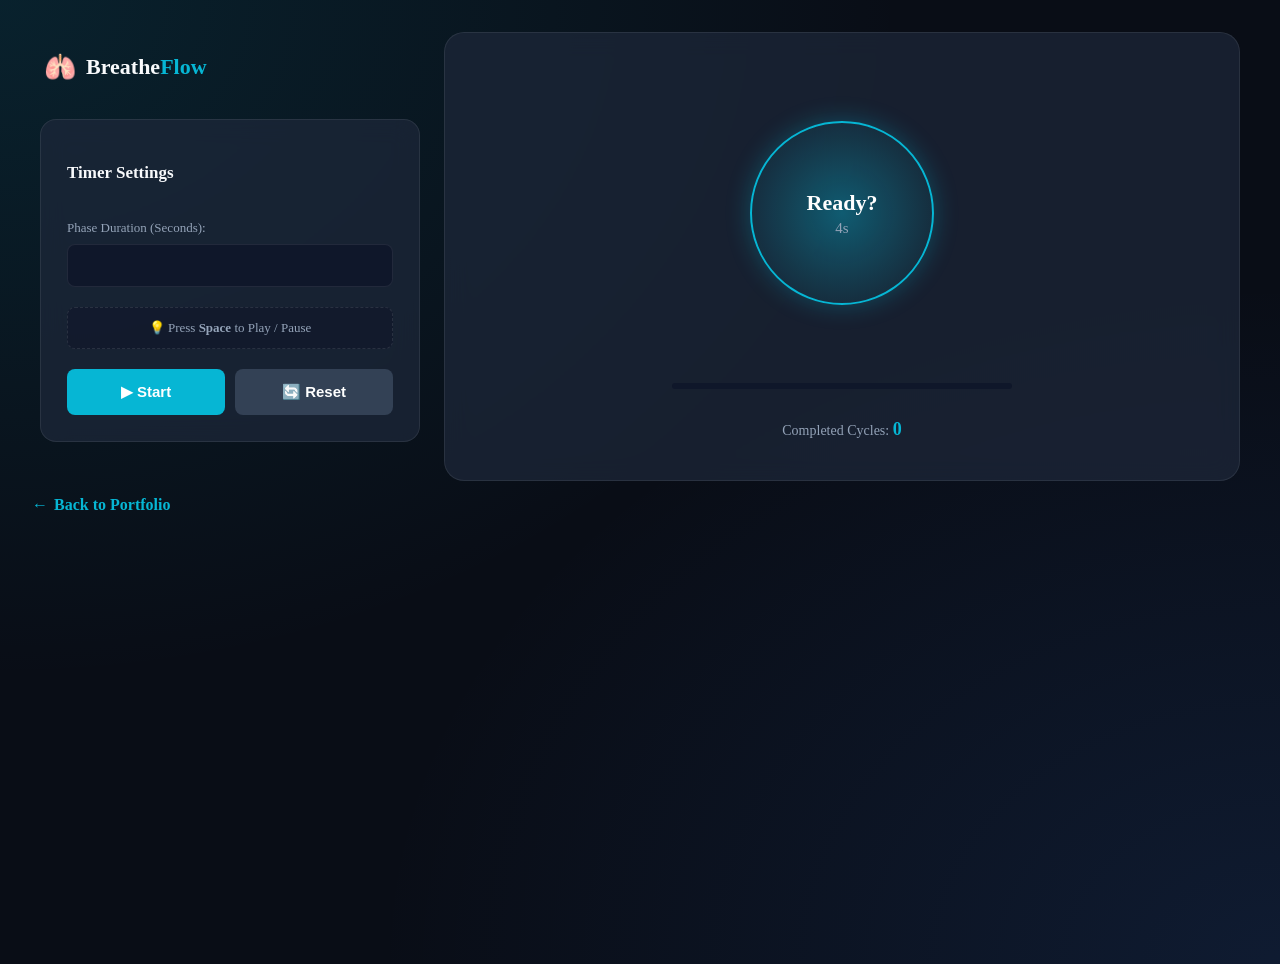
<file: index.html>
<!DOCTYPE html>
<html lang="en">
<head>
    <meta charset="UTF-8">
    <meta name="viewport" content="width=device-width, initial-scale=1.0">
    <title>Breathing Exercise Timer</title>
    <link href="https://fonts.googleapis.com/css2?family=Plus+Jakarta+Sans:wght@400;500;600;700&display=swap" rel="stylesheet">
    <link rel="stylesheet" href="breathing-timer.css">
</head>
<body>

    <div class="app-layout">
    
        <aside class="sidebar">
            <div class="brand">
                <span class="brand-icon">🫁</span>
                <h2>Breathe<span>Flow</span></h2>
            </div>

            <div class="form-card">
                <h3>Timer Settings</h3>
                
                <div class="input-group">
                    <label for="phaseDuration">Phase Duration (Seconds):</label>
                    <input type="number" id="phaseDuration"  min="2" max="10">
                </div>

                <div class="shortcut-hint">
                    <span>💡 Press <strong>Space</strong> to Play / Pause</span>
                </div>

                <div class="form-actions">
                    <button id="startBtn" class="btn-primary">▶ Start</button>
                    <button id="resetBtn" class="btn-secondary">🔄 Reset</button>
                </div>
            </div>
        </aside>

        <main class="main-content">
            <div class="timer-card">
                <div class="circle-container">
                    <div id="breathCircle" class="breath-circle">
                        <span id="phaseText">Ready?</span>
                        <span id="timerCountdown">4s</span>
                    </div>
                </div>

                <div class="progress-bar-container">
                    <div id="progressBar" class="progress-bar"></div>
                </div>

                <div class="cycle-stats">
                    Completed Cycles: <strong id="cycleCount">0</strong>
                </div>
            </div>
        </main>
    </div>

    <script src="breathing-timer.js"></script>
      <a href="https://mariam-mousa223.github.io/Portfolio/" class="back-link">Back to Portfolio</a>
</body>
</html>
</file>
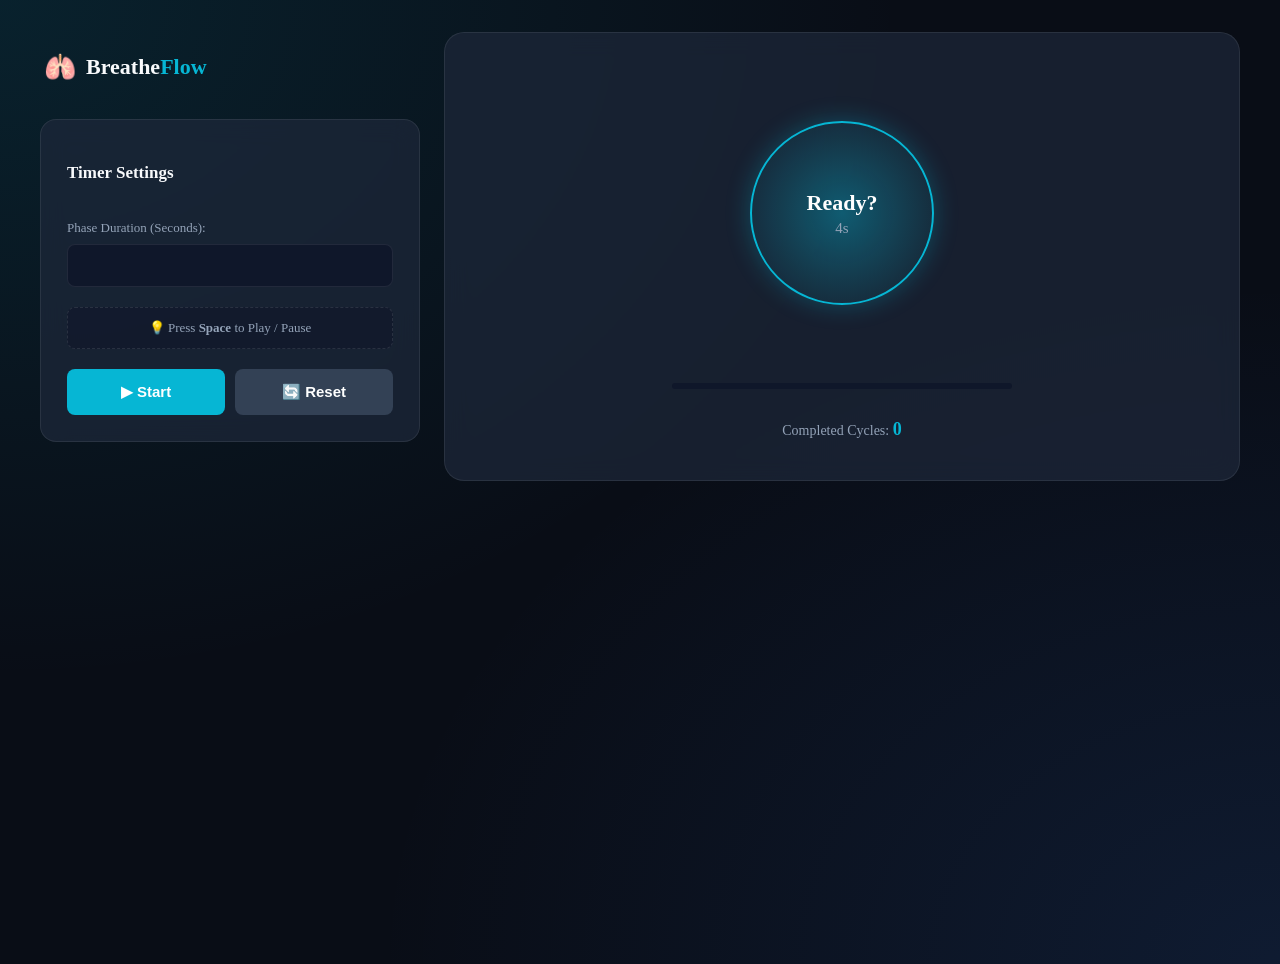
<file: Breathing-Timer.html>
<!DOCTYPE html>
<html lang="en">
<head>
    <meta charset="UTF-8">
    <meta name="viewport" content="width=device-width, initial-scale=1.0">
    <title>Breathing Exercise Timer</title>
    <link href="https://fonts.googleapis.com/css2?family=Plus+Jakarta+Sans:wght@400;500;600;700&display=swap" rel="stylesheet">
    <link rel="stylesheet" href="Breathing-Timer.css">
</head>
<body>

    <div class="app-layout">
        <!-- Sidebar Controls -->
        <aside class="sidebar">
            <div class="brand">
                <span class="brand-icon">🫁</span>
                <h2>Breathe<span>Flow</span></h2>
            </div>

            <div class="form-card">
                <h3>Timer Settings</h3>
                
                <div class="input-group">
                    <label for="phaseDuration">Phase Duration (Seconds):</label>
                    <input type="number" id="phaseDuration"  min="2" max="10">
                </div>

                <div class="shortcut-hint">
                    <span>💡 Press <strong>Space</strong> to Play / Pause</span>
                </div>

                <div class="form-actions">
                    <button id="startBtn" class="btn-primary">▶ Start</button>
                    <button id="resetBtn" class="btn-secondary">🔄 Reset</button>
                </div>
            </div>
        </aside>

        <!-- Main Animation Area -->
        <main class="main-content">
            <div class="timer-card">
                <div class="circle-container">
                    <div id="breathCircle" class="breath-circle">
                        <span id="phaseText">Ready?</span>
                        <span id="timerCountdown">4s</span>
                    </div>
                </div>

                <div class="progress-bar-container">
                    <div id="progressBar" class="progress-bar"></div>
                </div>

                <div class="cycle-stats">
                    Completed Cycles: <strong id="cycleCount">0</strong>
                </div>
            </div>
        </main>
    </div>

    <script src="Breathing-Timer.js"></script>
</body>
</html>
</file>
<file: breathing-timer.css>
* {

body {
    background: #090d16;
    background-image: 
        radial-gradient(at 0% 0%, rgba(6, 182, 212, 0.12) 0px, transparent 50%),
        radial-gradient(at 100% 100%, rgba(59, 130, 246, 0.12) 0px, transparent 50%);
    color: #f8fafc;
    min-height: 100vh;
    padding: 24px;
}

.app-layout {
    max-width: 1200px;
    margin: 0 auto;
    display: grid;
    grid-template-columns: 380px 1fr;
    gap: 24px;
}

.sidebar {
    display: flex;
    flex-direction: column;
    gap: 16px;
    width: 380px;
}

.brand {
    display: flex;
    align-items: center;
    gap: 10px;
    padding: 4px;
}

.brand-icon { font-size: 26px; }
.brand h2 { font-size: 22px; font-weight: 700; }
.brand span { color: #06b6d4; }

.form-card {
    background: rgba(30, 41, 59, 0.7);
    border: 1px solid rgba(255, 255, 255, 0.08);
    backdrop-filter: blur(12px);
    border-radius: 16px;
    padding: 26px;
    display: flex;
    flex-direction: column;
    gap: 20px;
}

.form-card h3 { font-size: 17px; font-weight: 600; }

.input-group {
    display: flex;
    flex-direction: column;
    gap: 8px;
}

.input-group label { font-size: 13px; color: #94a3b8; }

input[type="number"] {
    background: #0f172a;
    border: 1px solid rgba(255, 255, 255, 0.08);
    padding: 12px;
    border-radius: 8px;
    color: white;
    font-size: 15px;
    outline: none;
}

input[type="number"]:focus {
    border-color: #06b6d4;
    box-shadow: 0 0 0 3px rgba(6, 182, 212, 0.2);
}

.shortcut-hint {
    background: rgba(15, 23, 42, 0.6);
    border: 1px dashed rgba(255, 255, 255, 0.1);
    padding: 12px;
    border-radius: 8px;
    font-size: 13px;
    color: #94a3b8;
    text-align: center;
}

.form-actions { display: flex; gap: 10px; }

button {
    border: none;
    padding: 14px;
    border-radius: 8px;
    font-size: 15px;
    font-weight: 600;
    cursor: pointer;
    transition: all 0.2s;
    flex: 1;
}

.btn-primary { background: #06b6d4; color: white; }
.btn-primary:hover { background: #0891b2; }
.btn-secondary { background: #334155; color: white; }

.main-content {
    display: flex;
    justify-content: center;
    align-items: center;
}

.timer-card {
    background: rgba(30, 41, 59, 0.7);
    border: 1px solid rgba(255, 255, 255, 0.08);
    backdrop-filter: blur(12px);
    border-radius: 20px;
    width: 100%;
    padding: 40px;
    display: flex;
    flex-direction: column;
    align-items: center;
    gap: 30px;
}

.circle-container {
    width: 280px;
    height: 280px;
    display: flex;
    align-items: center;
    justify-content: center;
    position: relative;
}

.breath-circle {
    width: 180px;
    height: 180px;
    border-radius: 50%;
    background: radial-gradient(circle, rgba(6, 182, 212, 0.4) 0%, rgba(6, 182, 212, 0.1) 70%);
    border: 2px solid #06b6d4;
    box-shadow: 0 0 25px rgba(6, 182, 212, 0.3);
    display: flex;
    flex-direction: column;
    align-items: center;
    justify-content: center;
    transition: transform 1s ease-in-out, box-shadow 1s ease-in-out;
}

.breath-circle.inhale {
    transform: scale(1.4);
    box-shadow: 0 0 50px rgba(6, 182, 212, 0.6);
}

.breath-circle.hold {
    transform: scale(1.4);
    box-shadow: 0 0 35px rgba(234, 179, 8, 0.5);
    border-color: #facc15;
}

.breath-circle.exhale {
    transform: scale(1);
    box-shadow: 0 0 15px rgba(6, 182, 212, 0.2);
}

#phaseText {
    font-size: 22px;
    font-weight: 700;
    color: white;
}

#timerCountdown {
    font-size: 15px;
    color: #94a3b8;
    margin-top: 4px;
}

.progress-bar-container {
    width: 100%;
    max-width: 340px;
    height: 6px;
    background: #0f172a;
    border-radius: 10px;
    overflow: hidden;
}

.progress-bar {
    height: 100%;
    width: 0%;
    background: #06b6d4;
    transition: width 0.1s linear;
}

.cycle-stats {
    font-size: 14px;
    color: #94a3b8;
}

.cycle-stats strong {
    color: #06b6d4;
    font-size: 18px;
}
}

.back-link {
    display: inline-block;
    margin-top: 15px;
    margin-left: 0px;
    color: #06b6d4;
    text-decoration: none;
    font-weight: 600;
    
}

.back-link:hover {
    text-decoration: underline;
}
.back-link::before {
  content: "← "; 
  margin-right: 6px; 
  display: inline-block;
  transition: transform 0.2s ease; 
}


.back-link:hover::before {
  transform: translateX(-4px); 
}
</file>
<file: Breathing-Timer.css>
* {

body {
    background: #090d16;
    background-image: 
        radial-gradient(at 0% 0%, rgba(6, 182, 212, 0.12) 0px, transparent 50%),
        radial-gradient(at 100% 100%, rgba(59, 130, 246, 0.12) 0px, transparent 50%);
    color: #f8fafc;
    min-height: 100vh;
    padding: 24px;
}

.app-layout {
    max-width: 1200px;
    margin: 0 auto;
    display: grid;
    grid-template-columns: 380px 1fr;
    gap: 24px;
}

.sidebar {
    display: flex;
    flex-direction: column;
    gap: 16px;
    width: 380px;
}

.brand {
    display: flex;
    align-items: center;
    gap: 10px;
    padding: 4px;
}

.brand-icon { font-size: 26px; }
.brand h2 { font-size: 22px; font-weight: 700; }
.brand span { color: #06b6d4; }

.form-card {
    background: rgba(30, 41, 59, 0.7);
    border: 1px solid rgba(255, 255, 255, 0.08);
    backdrop-filter: blur(12px);
    border-radius: 16px;
    padding: 26px;
    display: flex;
    flex-direction: column;
    gap: 20px;
}

.form-card h3 { font-size: 17px; font-weight: 600; }

.input-group {
    display: flex;
    flex-direction: column;
    gap: 8px;
}

.input-group label { font-size: 13px; color: #94a3b8; }

input[type="number"] {
    background: #0f172a;
    border: 1px solid rgba(255, 255, 255, 0.08);
    padding: 12px;
    border-radius: 8px;
    color: white;
    font-size: 15px;
    outline: none;
}

input[type="number"]:focus {
    border-color: #06b6d4;
    box-shadow: 0 0 0 3px rgba(6, 182, 212, 0.2);
}

.shortcut-hint {
    background: rgba(15, 23, 42, 0.6);
    border: 1px dashed rgba(255, 255, 255, 0.1);
    padding: 12px;
    border-radius: 8px;
    font-size: 13px;
    color: #94a3b8;
    text-align: center;
}

.form-actions { display: flex; gap: 10px; }

button {
    border: none;
    padding: 14px;
    border-radius: 8px;
    font-size: 15px;
    font-weight: 600;
    cursor: pointer;
    transition: all 0.2s;
    flex: 1;
}

.btn-primary { background: #06b6d4; color: white; }
.btn-primary:hover { background: #0891b2; }
.btn-secondary { background: #334155; color: white; }

/* Main Visual Area */
.main-content {
    display: flex;
    justify-content: center;
    align-items: center;
}

.timer-card {
    background: rgba(30, 41, 59, 0.7);
    border: 1px solid rgba(255, 255, 255, 0.08);
    backdrop-filter: blur(12px);
    border-radius: 20px;
    width: 100%;
    padding: 40px;
    display: flex;
    flex-direction: column;
    align-items: center;
    gap: 30px;
}

.circle-container {
    width: 280px;
    height: 280px;
    display: flex;
    align-items: center;
    justify-content: center;
    position: relative;
}

.breath-circle {
    width: 180px;
    height: 180px;
    border-radius: 50%;
    background: radial-gradient(circle, rgba(6, 182, 212, 0.4) 0%, rgba(6, 182, 212, 0.1) 70%);
    border: 2px solid #06b6d4;
    box-shadow: 0 0 25px rgba(6, 182, 212, 0.3);
    display: flex;
    flex-direction: column;
    align-items: center;
    justify-content: center;
    transition: transform 1s ease-in-out, box-shadow 1s ease-in-out;
}

.breath-circle.inhale {
    transform: scale(1.4);
    box-shadow: 0 0 50px rgba(6, 182, 212, 0.6);
}

.breath-circle.hold {
    transform: scale(1.4);
    box-shadow: 0 0 35px rgba(234, 179, 8, 0.5);
    border-color: #facc15;
}

.breath-circle.exhale {
    transform: scale(1);
    box-shadow: 0 0 15px rgba(6, 182, 212, 0.2);
}

#phaseText {
    font-size: 22px;
    font-weight: 700;
    color: white;
}

#timerCountdown {
    font-size: 15px;
    color: #94a3b8;
    margin-top: 4px;
}

.progress-bar-container {
    width: 100%;
    max-width: 340px;
    height: 6px;
    background: #0f172a;
    border-radius: 10px;
    overflow: hidden;
}

.progress-bar {
    height: 100%;
    width: 0%;
    background: #06b6d4;
    transition: width 0.1s linear;
}

.cycle-stats {
    font-size: 14px;
    color: #94a3b8;
}

.cycle-stats strong {
    color: #06b6d4;
    font-size: 18px;
}
}
</file>
